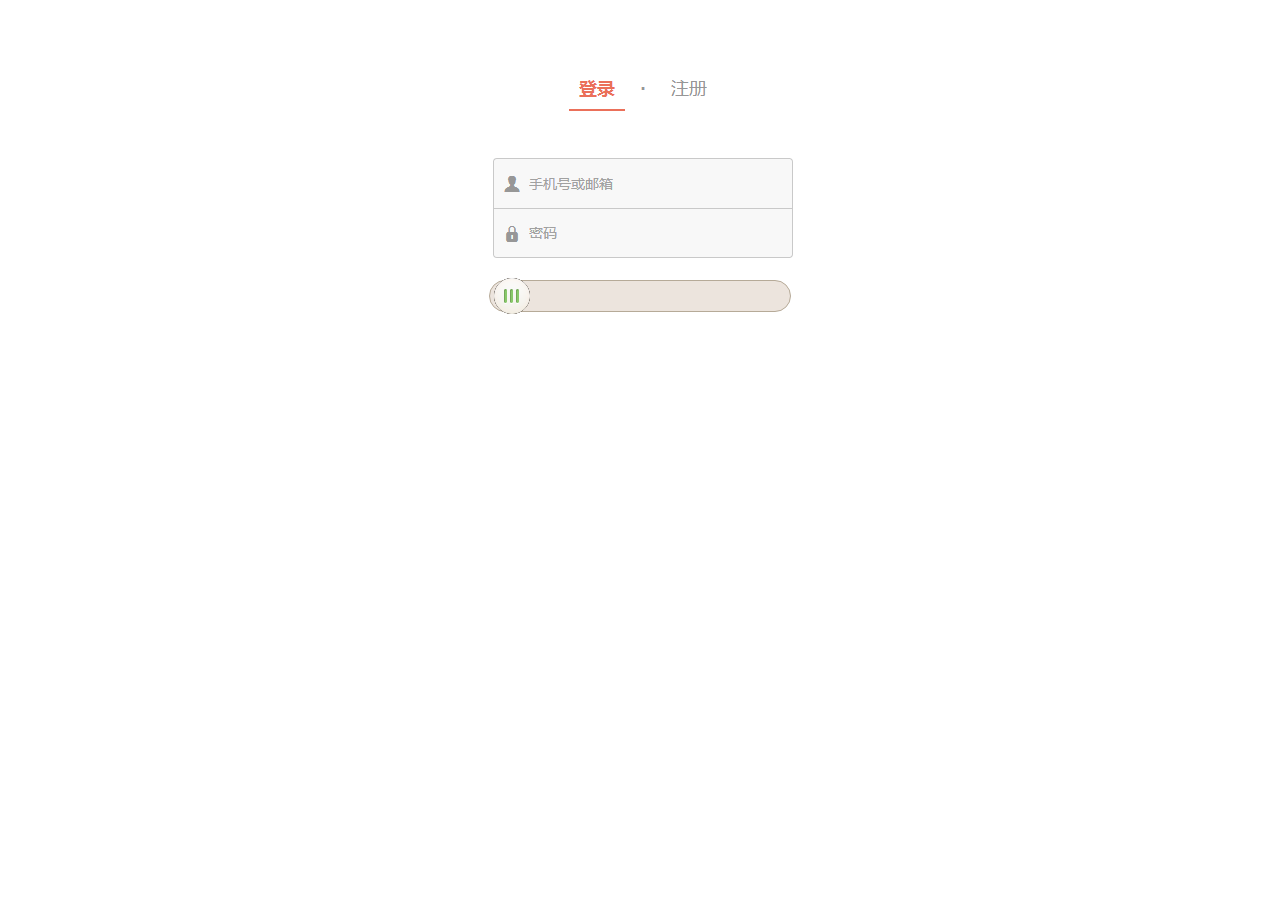
<file: check/index.html>
<!Doctype html>
<html>

<head>
	<title>简单拖动验证</title>
	<meta charset="utf-8" />
	<link rel="stylesheet" type="text/css" href="css/style.css" />
</head>

<body>
	<div class="wrap"></div>
	<div class="line" id="lineId">
		<div class="pop" id="pop"></div>
		<div class="popmove" id="popmoveId"></div>
		<div class="popblock" id="popblockId"></div>
		<div class="btn" id="btnId"></div>
	</div>
</body>

</html>
<script type="text/javascript" src="js/drag.js"></script>
</file>
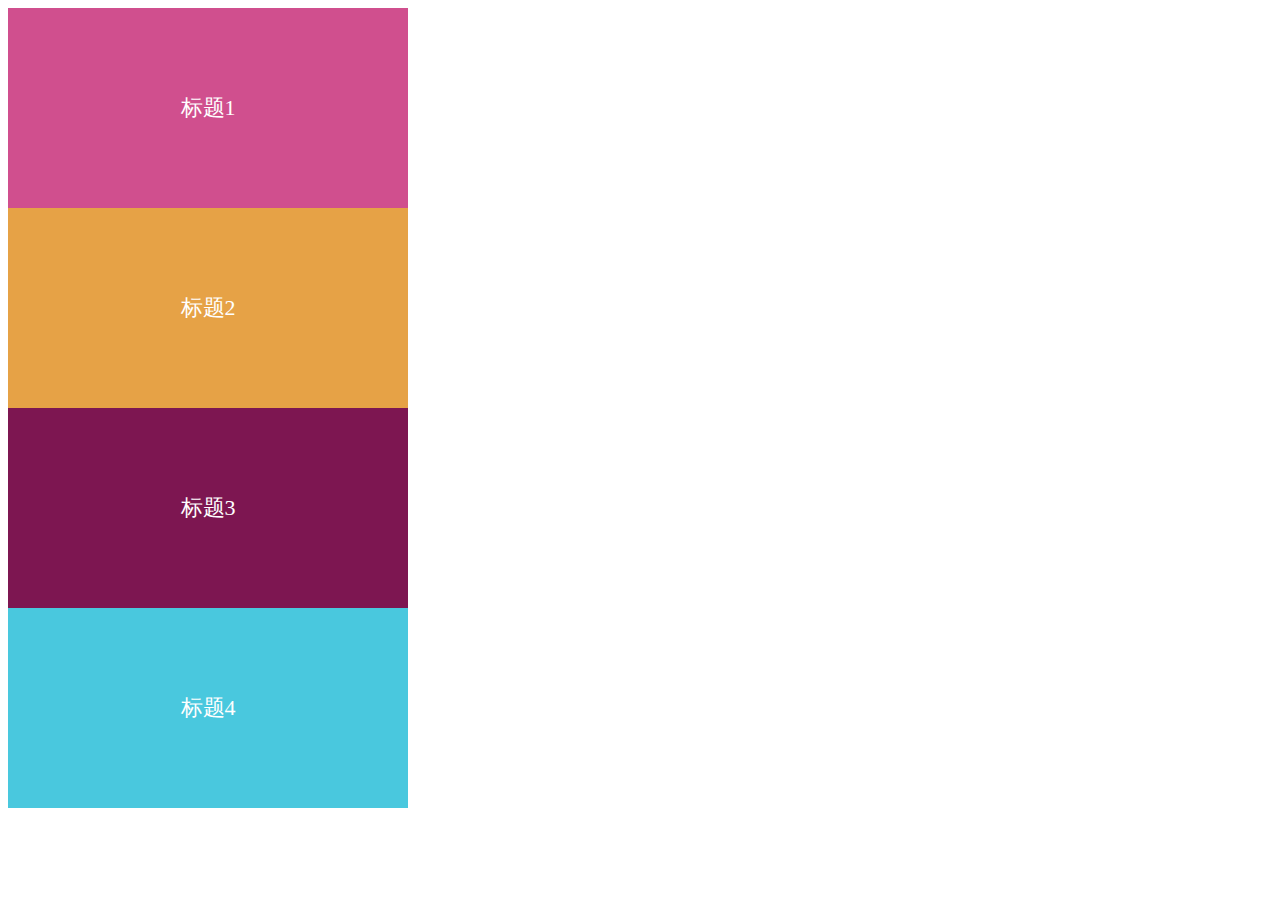
<file: drag/index.html>
<!DOCTYPE html>
<html>
	<head>
		<meta charset="utf-8" />
		<title>drag</title>
		<link rel="stylesheet" type="text/css" href="css/drag.css" />
	</head>
	<body>
		<div class="menu">
			<div class="title">标题1</div>
			<div class="title">标题2</div>
			<div class="title">标题3</div>
			<div class="title">标题4</div>
		</div>
	</body>
</html>
<script type="text/javascript" src="js/drag.js"></script>
</file>
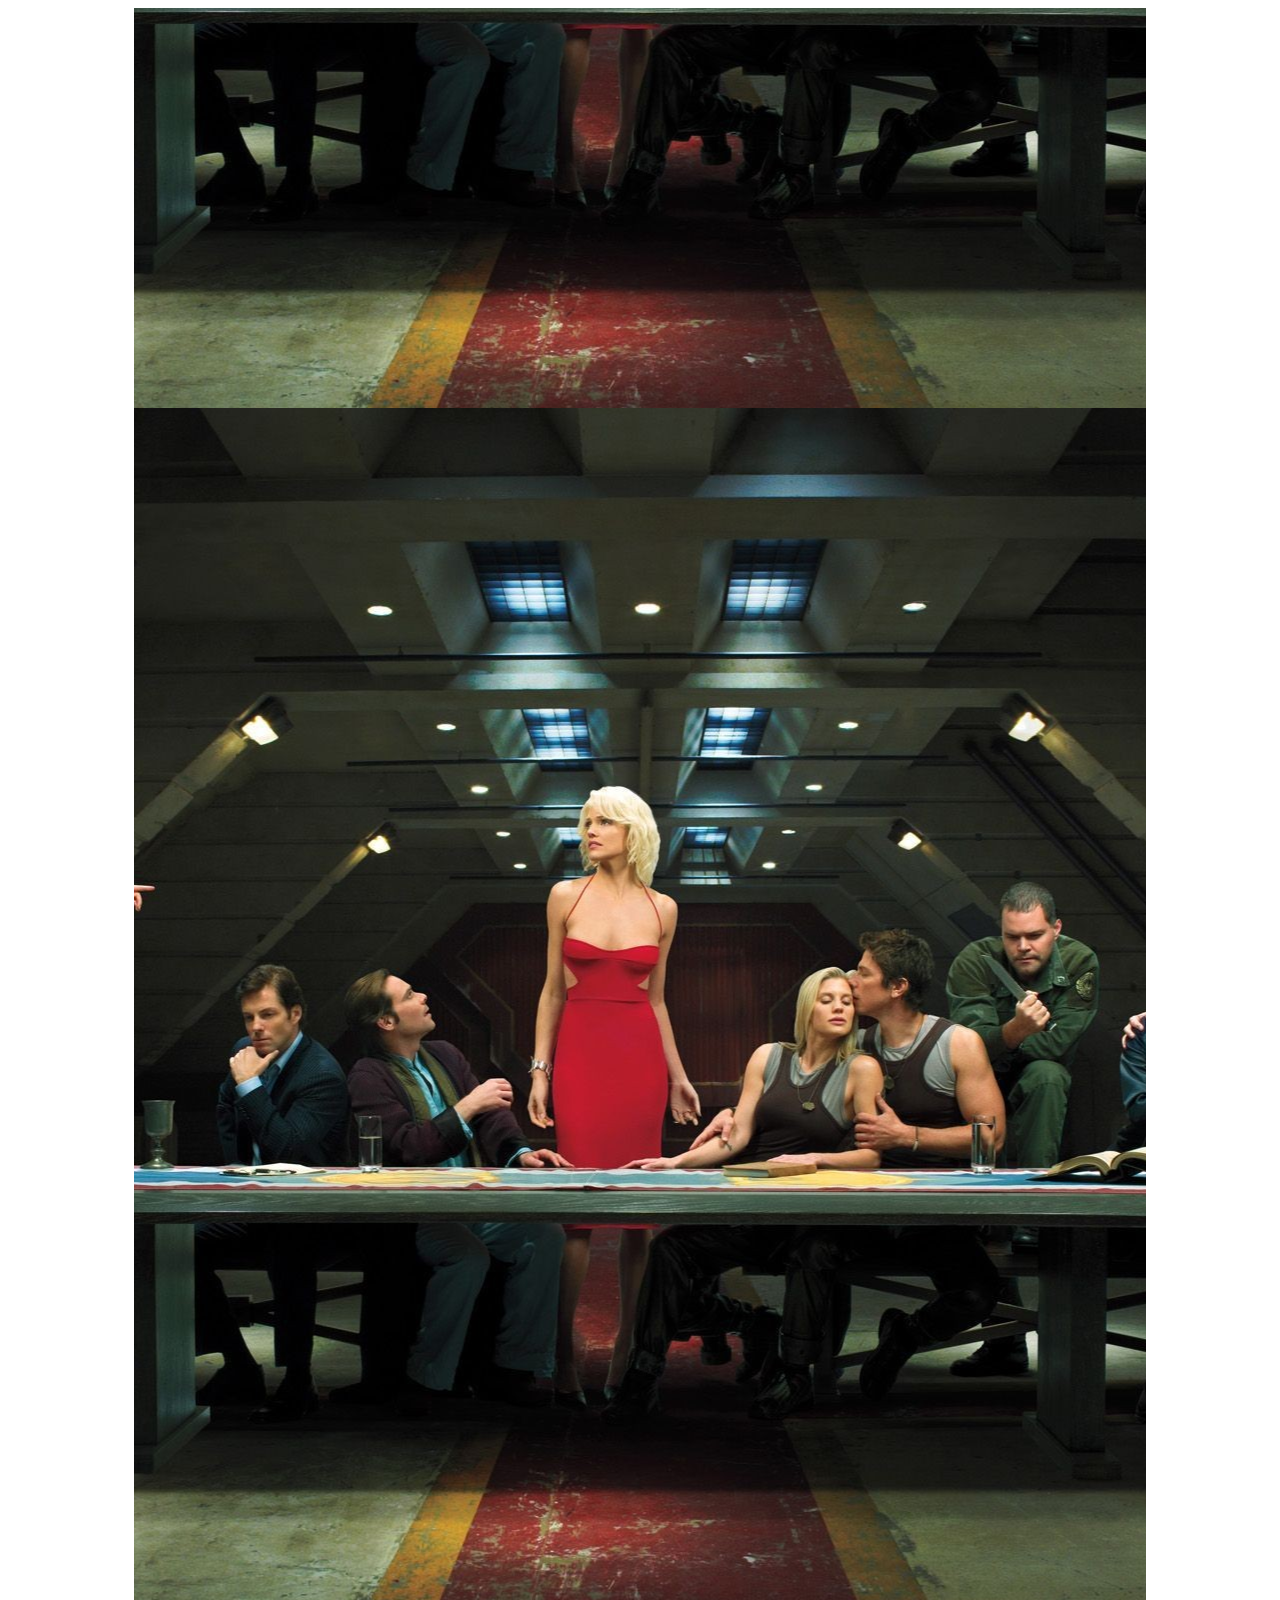
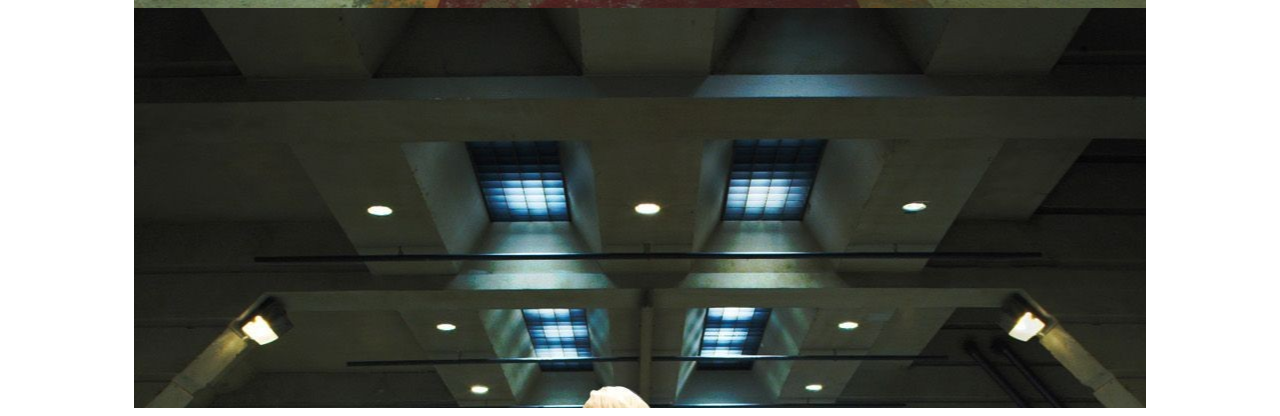
<file: mask/index.html>
<html>
	<head>
		<title>mask</title>
		<meta charset="utf-8" />
		<link rel="stylesheet" type="text/css" href="css/mask.css" />
	</head>
	<body>
		<div id="maskBtn" class="mask"></div>
	</body>
</html>
<script type="text/javascript" src="js/mask2.js"></script>
</file>
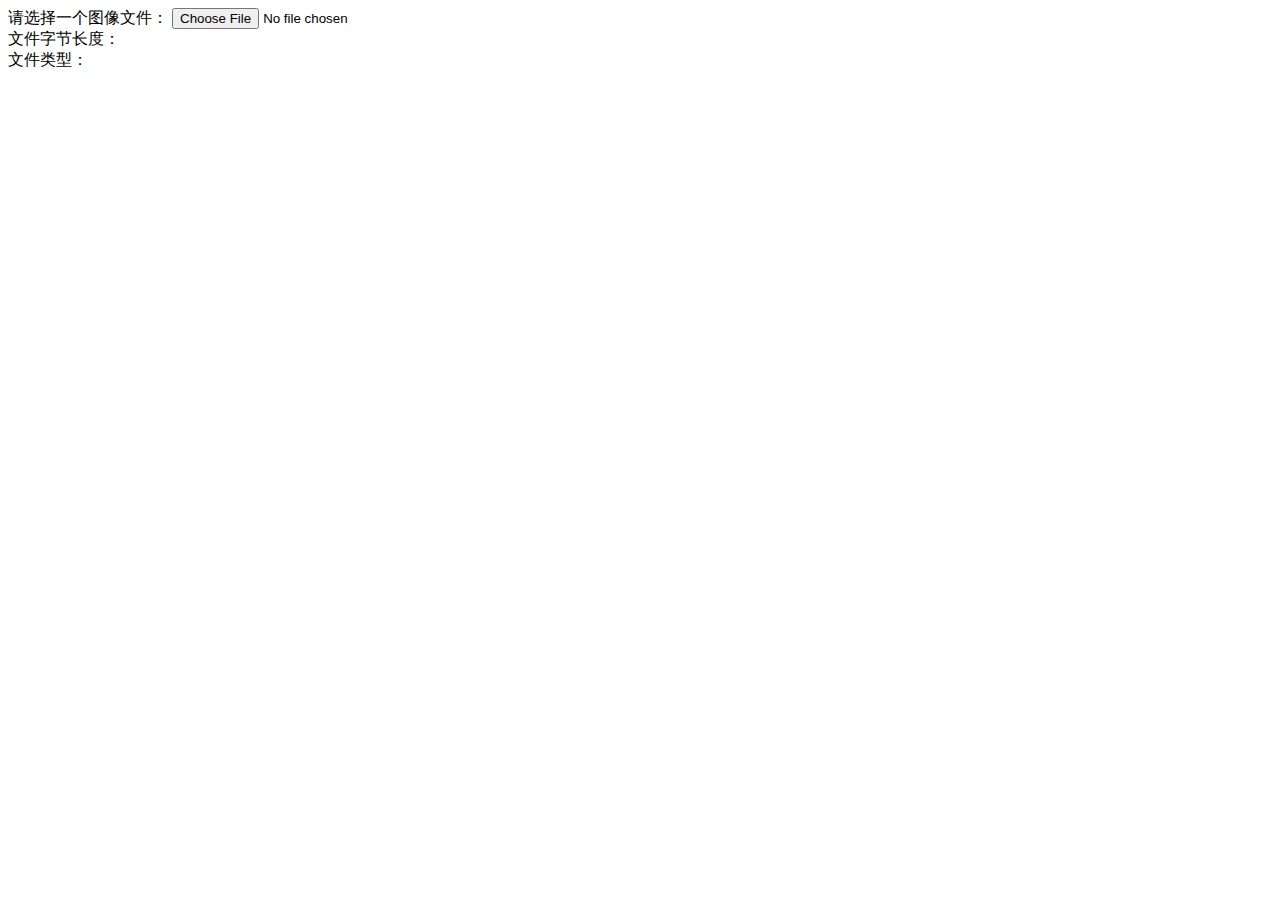
<file: FileReader/FileReader.html>
<!DOCTYPE HTML>
<html>
<head>
	<meta charset="utf-8">
	<title>FileReader</title>
</head>
<body>
	<label>请选择一个图像文件：</label>
	<input type="file" id="file_input" />
	<br/>  
	文件字节长度：<span id="size"></span>
	<br/>  
	文件类型：<span id="type"></span>
	<br/> 
	<div id="result">
		<!-- 这里用来显示读取结果 -->
	</div>
</body>
</html>
<script type="text/javascript">
	var result = document.getElementById("result");
	var input = document.getElementById("file_input");
	var size = document.getElementById("size");
	var type = document.getElementById("type");

	// 这是判断，你的浏览器，是否支持FileReader
	if (typeof FileReader === 'undefined') {
		result.innerHTML = "抱歉，你的浏览器不支持 FileReader";
		input.setAttribute('disabled', 'disabled');
	} else {
		input.addEventListener('change', readFile, false);
	}

	function readFile() {
		var file = this.files[0];
		if (!/image\/\w+/.test(file.type)) {
			alert("请确保文件为图像类型");
			return false;
		}
		size.innerHTML = file.size;
		type.innerHTML = file.type;
		var reader = new FileReader();
		// 它只是执行了读取行为，没有返回值
		reader.readAsDataURL(file);

		reader.onload = function (e) {
			result.innerHTML = '<img src="' + e.target.result + '" alt=""/>'
		}
	}
</script>
</file>
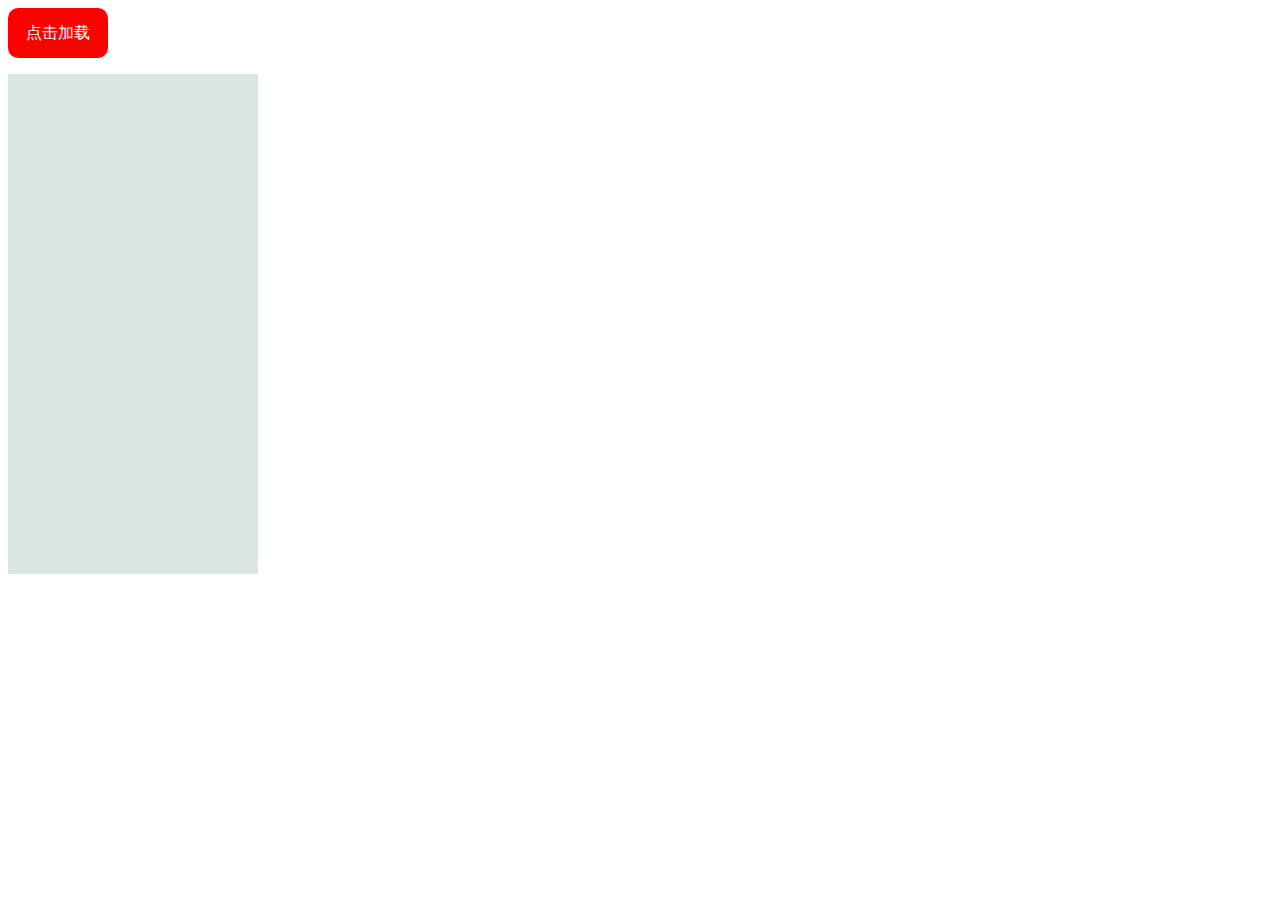
<file: loading/loading.html>
<!DOCTYPE html>
<html>
	<head>
		<meta charset='utf-8' />
		<title>loading</title>
		<link rel="stylesheet" type="text/css" href="loading.css" />
	</head>
	<body>
		<div class="btn" id="btn">点击加载</div> 
		<div class="menu">
			<ul id="insertUl">
			</ul>
		</div>
	</body>
</html>
<script type="text/javascript" src="jquery-1.7.2.min.js"></script>
<script type="text/javascript">
	var attrConfig = {
		'id':'loadId',
		'class':'loadClass',
		'text':'正在加载中...'
	}
	var maskConfig = {
		'id':'maskId',
		'class':'maskClass',
		'style':'height:' + 100 + '%'
	}

	function getId(n){
		return document.getElementById(n);
	}
	getId('btn').onclick = function(){
		createDom( attrConfig, 'div' );
		createDom( maskConfig, 'div' );

		$.ajax({
			url:'subnav.js',
			type:'get',
			dataType:'json',
			success:function(d){
				// 假设此数据等待时间为1秒。
				//1秒之后，删除load
				setTimeout(function(){
					callback(d);
				},1000);
			}
		});
	}

	function callback(d){
		if(d.success=='1') {
			var data = d.data;
			deleteDom(attrConfig.id);
			deleteDom(maskConfig.id);
			for(let i=0; i<data.length; i++) {
				createDom({text: data[i]}, 'li', 'insertUl');
			}
			alert('callback：数据已经加载成功!');
		}
	}

	function createDom( config, createNode, insertNode){
		var _insert = insertNode==undefined ? document.body : document.getElementById(insertNode);
		var _create = document.createElement(createNode);

		for(var i in config){
			_create.setAttribute( i, config[i] );
		}

		if( config.text != undefined ){
			_create.innerHTML = config.text;
		}

		_insert.appendChild( _create );
	}

	function deleteDom(n){
		var _n = getId(n);
		_n.parentNode.removeChild( _n );
	}

</script>
</file>
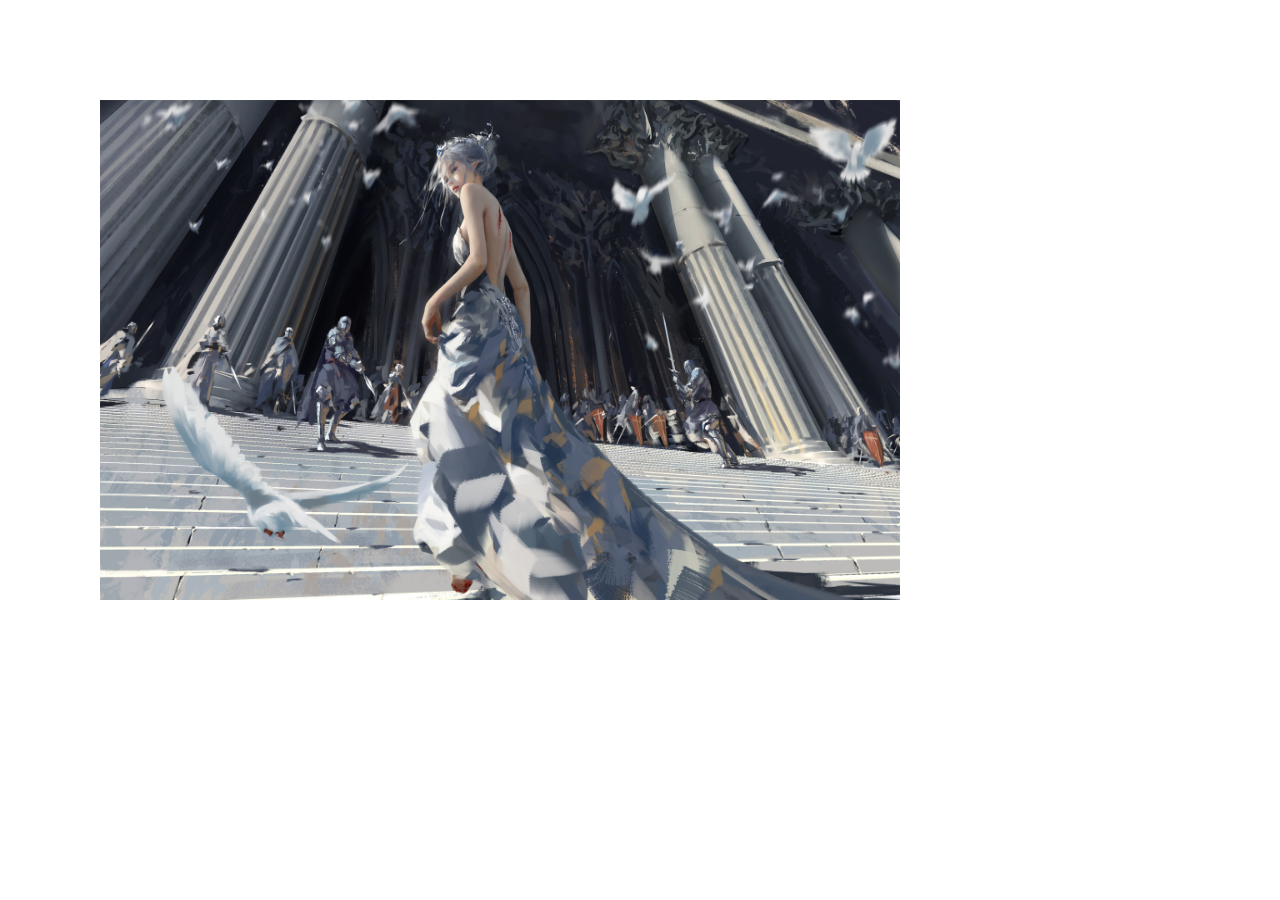
<file: parallax/parallax.html>
<!DOCTYPE html>
<html>
	<head>
		<meta charset="utf-8" />
		<link rel="stylesheet" type="text/css" href="./css/base.css" />
	</head>
	<body>
		<div class="divSty" id='div1'>
			<img src="./image/1.jpg" style="width: 100%;height: 100%;" />
		</div>
		<div class="divSty" id='div2'>
			<img src="./image/2.jpg" style="width: 100%;height: 100%;" />
		</div>
		<div class="divSty" id='div3'>
			<img src="./image/3.jpg" style="width: 100%;height: 100%;" />
		</div>
		<div id="pos"></div>
	</body>
</html>

<script type="text/javascript">
	var pos = document.getElementById('pos');
	var div1 = document.getElementById('div1');
	var div2 = document.getElementById('div2');
	var div3 = document.getElementById('div3');
	var WH100 = 100;

	div1.style.left = WH100  + 'px';
	div1.style.top = WH100  + 'px';

	div2.style.left = WH100  + 'px';
	div2.style.top = WH100  + 'px';

	div3.style.left = WH100  + 'px';
	div3.style.top = WH100  + 'px';

	var ex,ey, ex2,ey2, ex3,ey3;
	document.onmousemove = function(e){
		pos.innerHTML = e.clientX + '<br/>' + e.clientY;

		ex = e.clientX / 4;
		ey = e.clientY / 4;

		ex2 = e.clientX / 2;
		ey2 = e.clientY / 2;

		ex3 = e.clientX ;
		ey3 = e.clientY ;

		div1.style.left = WH100 + ex + 'px';
		div1.style.top = WH100 + ey + 'px';

		div2.style.left = WH100 + ex2 + 'px';
		div2.style.top = WH100 + ey2 + 'px';

		div3.style.left = WH100 + ex3 + 'px';
		div3.style.top = WH100 + ey3 + 'px';
	}
</script>
</file>
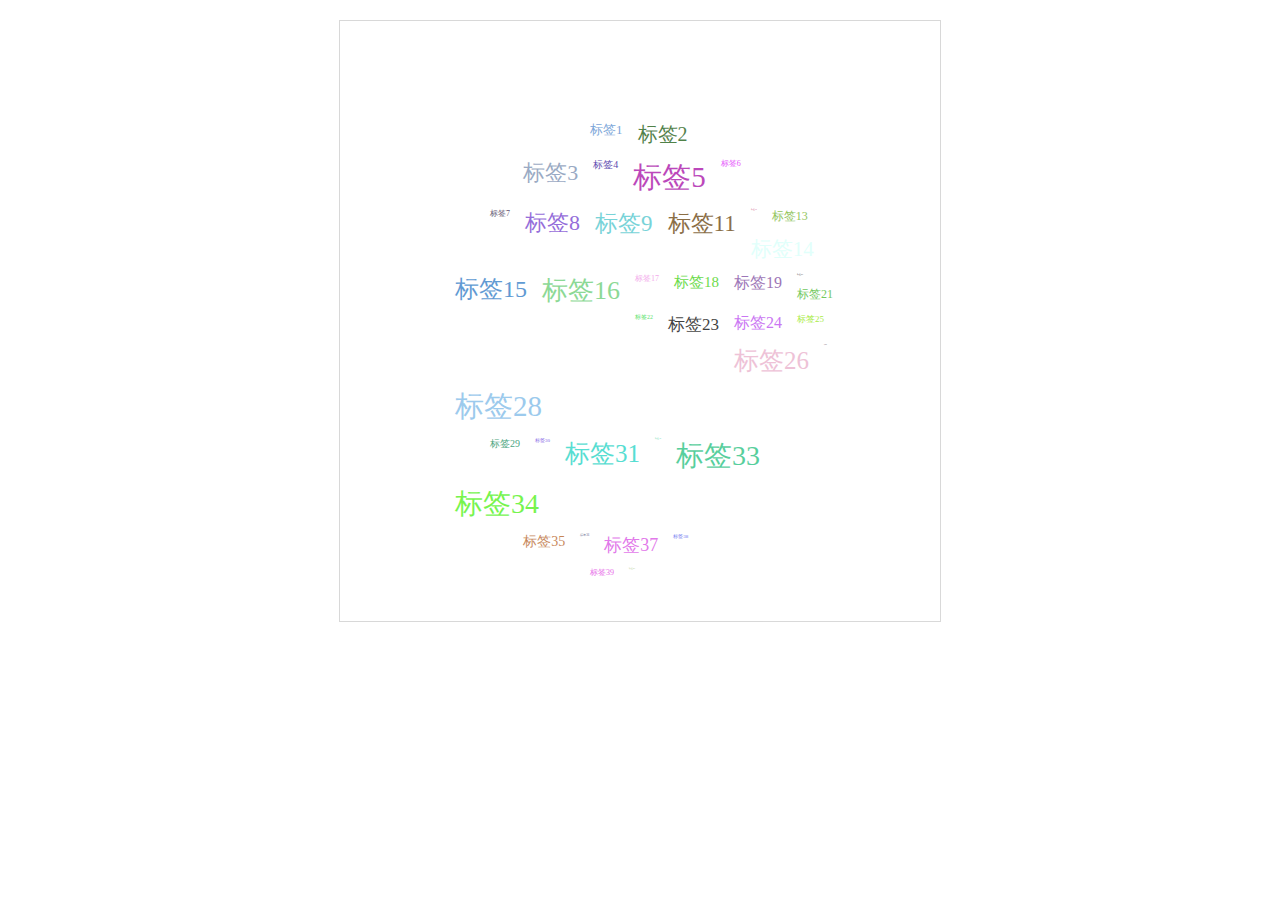
<file: tagCloud/tagCloud.html>
<html>
<meta charset="utf-8" />
<style type="text/css">
.tag{
    float: left; margin-left: 15px; margin-bottom: 10px; position: relative;cursor: pointer;
}
</style>
<body>
    <div style="display: none">随机排序，原理是随机颜色、随机字号，首尾三行逐行缩进形成椭圆形构造。</div>
    <div id="tagCloud" style="width: 400px; height: 400px; border: 1px solid #ccc; margin: 20px auto; padding: 100px; position: relative">
        <span class="tag">标签1</span>
        <span class="tag">标签2</span>
        <span class="tag">标签3</span>
        <span class="tag">标签4</span>
        <span class="tag">标签5</span>
        <span class="tag">标签6</span>
        <span class="tag">标签7</span>
        <span class="tag">标签8</span>
        <span class="tag">标签9</span>
        <span class="tag">标签11</span>
        <span class="tag">标签12</span>
        <span class="tag">标签13</span>
        <span class="tag">标签14</span>
        <span class="tag">标签15</span>
        <span class="tag">标签16</span>
        <span class="tag">标签17</span>
        <span class="tag">标签18</span>
        <span class="tag">标签19</span>
        <span class="tag">标签20</span>
        <span class="tag">标签21</span>
        <span class="tag">标签22</span>
        <span class="tag">标签23</span>
        <span class="tag">标签24</span>
        <span class="tag">标签25</span>
        <span class="tag">标签26</span>
        <span class="tag">标签27</span>
        <span class="tag">标签28</span>
        <span class="tag">标签29</span>
        <span class="tag">标签30</span>
        <span class="tag">标签31</span>
        <span class="tag">标签32</span>
        <span class="tag">标签33</span>
        <span class="tag">标签34</span>
        <span class="tag">标签35</span>
        <span class="tag">标签36</span>
        <span class="tag">标签37</span>
        <span class="tag">标签38</span>
        <span class="tag">标签39</span>
        <span class="tag">标签40</span>
    </div>
</body>
</html>
<script type="text/javascript" src="jquery-1.7.2.min.js" ></script>
<script type="text/javascript" src="js.js" ></script>
</file>
<file: check/css/style.css>
* {
	margin: 0;
	padding: 0;
	border: 0;
}

.wrap {
	width: 339px;
	height: 210px;
	margin: 50px auto 20px auto;
	background: url('../img/bg.png') no-repeat;
}

.line {
	width: 300px;
	height: 30px;
	background: #ECE4DD;
	border: 1px solid #B6AA98;
	border-radius: 20px;
	margin: 0 auto;
	position: relative;
	display: none;
}

.btn {
	width: 40px;
	height: 40px;
	position: absolute;
	background: url('../img/icon.png') no-repeat;
	top: -7px;
	cursor: pointer;
	left: 0;
}

.pop {
	width: 292px;
	height: 163px;
	position: absolute;
	background: url('../img/icon_3.png') no-repeat;
	top: -165px;
	z-index: 5;
	display: none;
}

.popmove {
	width: 292px;
	height: 163px;
	position: absolute;
	background: url('../img/icon_4.png') no-repeat;
	top: -165px;
	z-index: 5;
	display: none;
}

.popblock {
	width: 54px;
	height: 47px;
	position: absolute;
	background: url('../img/icon_2.png') no-repeat;
	top: -135px;
	z-index: 6;
	display: none;
	left: 0;
}
</file>
<file: drag/css/drag.css>
.menu {
	width: 400px;
	height: 800px;
	background-color: #666;
	position: relative;
}
.title {
	width: 100%;
	height: 200px;
	font-size: 22px;
	text-align: center;
	line-height: 200px;
	color: #fff;
	position: absolute;
	user-select: none;
}
</file>
<file: mask/css/mask.css>
.mask {
	width: 80%;
	height: 2000px;
	margin: 0 auto;
	background: url(../image/temp.jpg) repeat-y center;
	cursor: pointer;
}

.maskClass {
	width: 100%;
	background: #000;
	opacity: 0.7;
	position: absolute;
	top: 0;
	left: 0;

}

.closeBtn {
	width: 100px;
	height: 100px;
	border-radius: 100%;
	background: #fff;
	border: 1px solid #666;
	position: fixed;
	top: 50px;
	right: 50px;
	cursor: pointer;
}
</file>
<file: loading/loading.css>
.btn {
    width: 100px;
    height: 50px;
    background: #f00;
    color: #fff;
    text-align: center;
    line-height: 50px;
    border-radius: 10px;
    font-size: 16px;
    cursor: pointer;
} 
.menu {
    width: 250px;
    height: 500px;
    background-color: #dbe6e3;
    
}
.menu ul{
    
}
.menu li{
    font-size: 18px;
    margin: 15px;
    color: #fff;
}

.loadClass {
    width: 200px;
    height: 100px;
    background: #ccc;
    border-radius: 10px;
    color: #666;
    text-align: center;
    line-height: 100px;
    font-size: 22px;
    position: absolute;
    top: 50%;
    left: 50%;
    margin: -50px 0 0 -100px;
    z-index: 999;
}

.maskClass {
    width: 100%;
    background: #000;
    opacity: 0.7;
    position: absolute;
    top: 0;
    left: 0;
    z-index: 998;
}
</file>
<file: parallax/css/base.css>
.divSty {
	width:800px;
	height: 500px;
	position: absolute;
}
</file>
